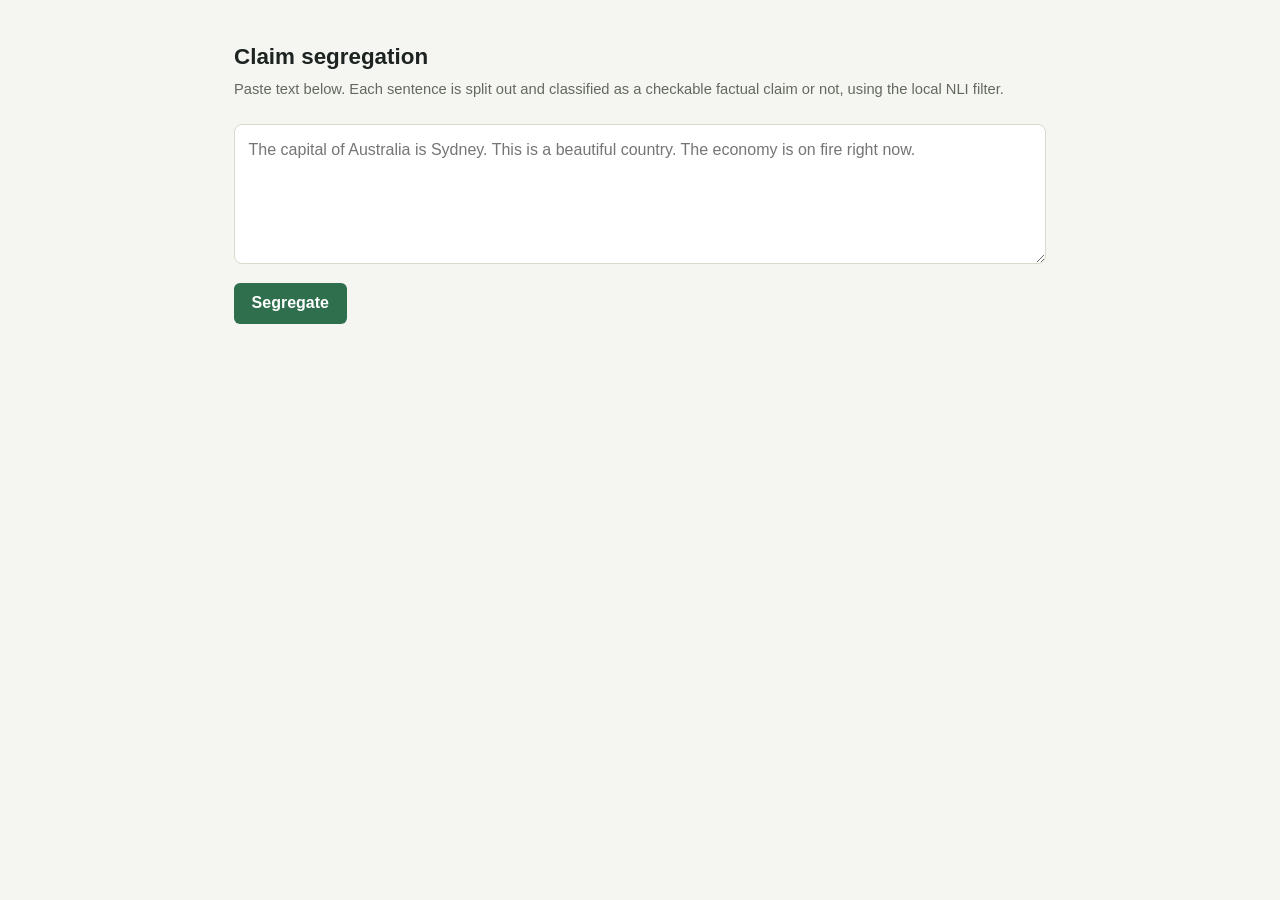
<file: prototype/ui/index.html>
<!doctype html>
<html lang="en">
<head>
<meta charset="utf-8" />
<title>Claim Segregation</title>
<meta name="viewport" content="width=device-width, initial-scale=1" />
<style>
  :root {
    color-scheme: light dark;
    --bg: #f5f6f2;
    --panel: #ffffff;
    --ink: #1c2321;
    --muted: #63695f;
    --line: #d7dacd;
    --claim-bg: #e2ece4;
    --claim-border: #2f6f4e;
    --claim-ink: #1f5238;
    --skip-bg: #eceae2;
    --skip-border: #9a9a8f;
    --skip-ink: #63695f;
  }

  @media (prefers-color-scheme: dark) {
    :root {
      --bg: #14161a;
      --panel: #1c1f22;
      --ink: #e7e8e2;
      --muted: #9aa093;
      --line: #33372f;
      --claim-bg: #1f2f27;
      --claim-border: #4c9573;
      --claim-ink: #7ecba1;
      --skip-bg: #24261f;
      --skip-border: #55584c;
      --skip-ink: #9aa093;
    }
  }

  * { box-sizing: border-box; }

  body {
    margin: 0;
    background: var(--bg);
    color: var(--ink);
    font-family: -apple-system, "Segoe UI", Arial, sans-serif;
    line-height: 1.5;
  }

  .shell {
    max-width: 860px;
    margin: 0 auto;
    padding: 2.5rem 1.5rem 4rem;
  }

  h1 {
    font-size: 1.4rem;
    margin: 0 0 0.25rem;
  }

  .subtitle {
    color: var(--muted);
    margin: 0 0 1.5rem;
    font-size: 0.92rem;
  }

  textarea {
    width: 100%;
    min-height: 140px;
    padding: 0.85rem;
    border: 1px solid var(--line);
    border-radius: 8px;
    background: var(--panel);
    color: var(--ink);
    font: inherit;
    resize: vertical;
  }

  .actions {
    display: flex;
    align-items: center;
    gap: 0.75rem;
    margin-top: 0.75rem;
  }

  button {
    font: inherit;
    font-weight: 600;
    padding: 0.55rem 1.1rem;
    border-radius: 6px;
    border: none;
    background: var(--claim-border);
    color: #fff;
    cursor: pointer;
  }

  button:disabled {
    opacity: 0.6;
    cursor: default;
  }

  .status {
    color: var(--muted);
    font-size: 0.88rem;
  }

  .results {
    margin-top: 2rem;
    display: grid;
    gap: 1.75rem;
  }

  .col h2 {
    font-size: 0.78rem;
    text-transform: uppercase;
    letter-spacing: 0.06em;
    color: var(--muted);
    margin: 0 0 0.6rem;
  }

  .sentence {
    border-radius: 8px;
    border: 1px solid;
    padding: 0.65rem 0.9rem;
    margin-bottom: 0.5rem;
  }

  .sentence-row {
    display: flex;
    justify-content: space-between;
    align-items: baseline;
    gap: 1rem;
  }

  .sentence.claim {
    background: var(--claim-bg);
    border-color: var(--claim-border);
    color: var(--claim-ink);
  }

  .sentence.skip {
    background: var(--skip-bg);
    border-color: var(--skip-border);
    color: var(--skip-ink);
  }

  .sentence .score {
    font-variant-numeric: tabular-nums;
    font-size: 0.78rem;
    white-space: nowrap;
    opacity: 0.85;
  }

  .verify-btn {
    margin-top: 0.55rem;
    background: transparent;
    border: 1px solid var(--claim-border);
    color: var(--claim-ink);
    font-size: 0.78rem;
    font-weight: 600;
    padding: 0.3rem 0.7rem;
    border-radius: 5px;
  }

  .verify-btn:hover { background: var(--claim-border); color: #fff; }

  .verdict {
    margin-top: 0.65rem;
    padding: 0.6rem 0.75rem;
    border-radius: 6px;
    font-size: 0.85rem;
    border-left: 3px solid;
  }

  .verdict-label {
    font-weight: 700;
    text-transform: uppercase;
    font-size: 0.72rem;
    letter-spacing: 0.04em;
    display: block;
    margin-bottom: 0.25rem;
  }

  .verdict.supported { background: #dff2e4; border-color: #2f6f4e; color: #1f5238; }
  .verdict.contradicted { background: #f7dede; border-color: #a13d3d; color: #7a2626; }
  .verdict.insufficient_evidence { background: #f1efe5; border-color: #9a8b4f; color: #6b5f30; }

  @media (prefers-color-scheme: dark) {
    .verdict.supported { background: #1f2f27; color: #7ecba1; }
    .verdict.contradicted { background: #331f1f; color: #e08a8a; }
    .verdict.insufficient_evidence { background: #2a2717; color: #d8c98a; }
  }

  .verdict .sources {
    display: block;
    margin-top: 0.3rem;
    font-size: 0.78rem;
    opacity: 0.85;
  }

  .empty {
    color: var(--muted);
    font-size: 0.9rem;
    font-style: italic;
  }

  .details-toggle {
    margin-top: 0.5rem;
    background: transparent;
    border: none;
    color: var(--muted);
    font-size: 0.76rem;
    font-weight: 600;
    padding: 0;
    text-decoration: underline;
    cursor: pointer;
  }

  .details {
    margin-top: 0.5rem;
    padding: 0.6rem 0.75rem;
    border-radius: 6px;
    background: var(--bg);
    border: 1px solid var(--line);
    font-size: 0.78rem;
  }

  .details h4 {
    margin: 0.6rem 0 0.3rem;
    font-size: 0.72rem;
    text-transform: uppercase;
    letter-spacing: 0.04em;
    color: var(--muted);
  }

  .details h4:first-child { margin-top: 0; }

  .details table {
    width: 100%;
    border-collapse: collapse;
  }

  .details td, .details th {
    text-align: left;
    padding: 0.2rem 0.4rem 0.2rem 0;
    font-variant-numeric: tabular-nums;
    vertical-align: top;
  }

  .details .tag {
    display: inline-block;
    background: var(--panel);
    border: 1px solid var(--line);
    border-radius: 4px;
    padding: 0.1rem 0.4rem;
    margin: 0.1rem 0.25rem 0.1rem 0;
  }

  .details .miss { opacity: 0.55; text-decoration: line-through; }
</style>
</head>
<body>
  <div class="shell">
    <h1>Claim segregation</h1>
    <p class="subtitle">
      Paste text below. Each sentence is split out and classified as a
      checkable factual claim or not, using the local NLI filter.
    </p>

    <textarea id="input" placeholder="The capital of Australia is Sydney. This is a beautiful country. The economy is on fire right now."></textarea>
    <div class="actions">
      <button id="run">Segregate</button>
      <span class="status" id="status"></span>
    </div>

    <div class="results" id="results"></div>
  </div>

  <script>
    const input = document.getElementById("input");
    const runBtn = document.getElementById("run");
    const statusEl = document.getElementById("status");
    const resultsEl = document.getElementById("results");

    function renderVerdict(container, result) {
      if (result.error) {
        container.textContent = "Failed: " + result.error;
        container.className = "status";
        return;
      }
      const box = document.createElement("div");
      box.className = "verdict " + result.verdict;
      const label = document.createElement("span");
      label.className = "verdict-label";
      label.textContent = `${result.verdict.replace("_", " ")} (confidence ${result.confidence})`;
      const explanation = document.createElement("span");
      explanation.textContent = result.explanation;
      box.append(label, explanation);
      if (result.matched_sources && result.matched_sources.length) {
        const sources = document.createElement("span");
        sources.className = "sources";
        sources.textContent = "Source: " + result.matched_sources.join(", ");
        box.appendChild(sources);
      }

      const wrap = document.createElement("div");
      wrap.append(box);

      if (result.debug) {
        const toggle = document.createElement("button");
        toggle.className = "details-toggle";
        toggle.textContent = "Show what happened behind the scenes ▾";
        const panel = document.createElement("div");
        panel.className = "details";
        panel.style.display = "none";
        panel.appendChild(renderDebug(result.debug));
        toggle.addEventListener("click", () => {
          const showing = panel.style.display !== "none";
          panel.style.display = showing ? "none" : "block";
          toggle.textContent = showing
            ? "Show what happened behind the scenes ▾"
            : "Hide details ▴";
        });
        wrap.append(toggle, panel);
      }

      container.replaceChildren(wrap);
    }

    function renderDebug(debug) {
      const frag = document.createDocumentFragment();

      if (debug.concepts && debug.concepts.length) {
        const h = document.createElement("h4");
        h.textContent = "Concepts extracted from claim";
        const p = document.createElement("p");
        p.style.margin = "0";
        debug.concepts.forEach((c) => {
          const tag = document.createElement("span");
          tag.className = "tag";
          tag.textContent = c;
          p.appendChild(tag);
        });
        frag.append(h, p);
      }

      if (debug.queries_tried && debug.queries_tried.length) {
        const h = document.createElement("h4");
        h.textContent = "Searches tried, per source";
        const table = document.createElement("table");
        debug.queries_tried.forEach((q) => {
          const row = document.createElement("tr");
          const used = debug.query_used && q.query === debug.query_used[q.source];
          const srcCell = document.createElement("td");
          srcCell.textContent = q.source;
          const qCell = document.createElement("td");
          qCell.textContent = (used ? "✓ " : "  ") + q.query;
          if (!used && q.hits === 0) qCell.className = "miss";
          const hitsCell = document.createElement("td");
          hitsCell.textContent = `${q.hits} hit(s)`;
          row.append(srcCell, qCell, hitsCell);
          table.appendChild(row);
        });
        frag.append(h, table);
      }

      if (debug.sources_checked && debug.sources_checked.length) {
        const h = document.createElement("h4");
        h.textContent = "Sources compared, with NLI scores";
        const table = document.createElement("table");
        const header = document.createElement("tr");
        ["Source", "entailment", "contradiction", "neutral"].forEach((t) => {
          const th = document.createElement("th");
          th.textContent = t;
          header.appendChild(th);
        });
        table.appendChild(header);
        debug.sources_checked.forEach((s) => {
          const row = document.createElement("tr");
          const nameCell = document.createElement("td");
          const label = s.origin ? `${s.title} (${s.origin})` : s.title;
          if (s.url) {
            const a = document.createElement("a");
            a.href = s.url;
            a.target = "_blank";
            a.rel = "noopener";
            a.textContent = label;
            nameCell.appendChild(a);
          } else {
            nameCell.textContent = label;
          }
          row.appendChild(nameCell);
          [s.entailment, s.contradiction, s.neutral].forEach((v) => {
            const td = document.createElement("td");
            td.textContent = v.toFixed(2);
            row.appendChild(td);
          });
          table.appendChild(row);
        });
        frag.append(h, table);
      }

      if (debug.distinctive_check) {
        const dc = debug.distinctive_check;
        const h = document.createElement("h4");
        h.textContent = "Does the evidence address the claim's specifics?";
        const p = document.createElement("p");
        p.style.margin = "0";
        const verdict = dc.passed ? "Yes" : "No";
        let detail = dc.reason || "";
        if (dc.claim_numbers) detail = `claim number(s) ${dc.claim_numbers.join(", ")} not found in evidence`;
        if (dc.distinctive_terms) {
          detail = `checked for: ${dc.distinctive_terms.join(", ")} (from concepts beyond "${dc.anchor_concept}")`;
        }
        p.textContent = `${verdict} — ${detail}`;
        frag.append(h, p);
      }

      return frag;
    }

    async function verifyClaim(sentence, resultEl, btn) {
      btn.disabled = true;
      btn.textContent = "Verifying…";
      resultEl.textContent = "Retrieving evidence and comparing…";
      resultEl.className = "status";
      try {
        const res = await fetch("/api/verify", {
          method: "POST",
          headers: { "Content-Type": "application/json" },
          body: JSON.stringify({ claim: sentence }),
        });
        const data = await res.json();
        if (!res.ok) throw new Error(data.error || `Server error (${res.status})`);
        renderVerdict(resultEl, data);
      } catch (err) {
        resultEl.textContent = "Failed: " + err.message;
        resultEl.className = "status";
      } finally {
        btn.disabled = false;
        btn.textContent = "Verify";
      }
    }

    function renderSentence(entry, kind) {
      const div = document.createElement("div");
      div.className = "sentence " + kind;
      const row = document.createElement("div");
      row.className = "sentence-row";
      const text = document.createElement("span");
      text.textContent = entry.sentence;
      const score = document.createElement("span");
      score.className = "score";
      score.textContent = `fact ${entry.scores.fact.toFixed(2)} · opinion ${entry.scores.opinion.toFixed(2)}`;
      row.append(text, score);
      div.appendChild(row);

      if (kind === "claim") {
        const btn = document.createElement("button");
        btn.className = "verify-btn";
        btn.textContent = "Verify";
        const resultEl = document.createElement("div");
        btn.addEventListener("click", () => verifyClaim(entry.sentence, resultEl, btn));
        div.append(btn, resultEl);
      }
      return div;
    }

    function renderColumn(title, entries, kind) {
      const col = document.createElement("div");
      col.className = "col";
      const h2 = document.createElement("h2");
      h2.textContent = `${title} (${entries.length})`;
      col.appendChild(h2);
      if (entries.length === 0) {
        const empty = document.createElement("p");
        empty.className = "empty";
        empty.textContent = "None.";
        col.appendChild(empty);
      } else {
        entries.forEach((e) => col.appendChild(renderSentence(e, kind)));
      }
      return col;
    }

    async function run() {
      const text = input.value;
      if (!text.trim()) return;
      runBtn.disabled = true;
      statusEl.textContent = "Running local NLI classifier…";
      resultsEl.innerHTML = "";
      try {
        const res = await fetch("/api/segregate", {
          method: "POST",
          headers: { "Content-Type": "application/json" },
          body: JSON.stringify({ text }),
        });
        if (!res.ok) throw new Error(`Server error (${res.status})`);
        const data = await res.json();
        resultsEl.appendChild(renderColumn("Factual claims", data.claims, "claim"));
        resultsEl.appendChild(renderColumn("Not a claim", data.non_claims, "skip"));
        statusEl.textContent = "";
      } catch (err) {
        statusEl.textContent = "Failed: " + err.message;
      } finally {
        runBtn.disabled = false;
      }
    }

    runBtn.addEventListener("click", run);
    input.addEventListener("keydown", (e) => {
      if (e.key === "Enter" && (e.metaKey || e.ctrlKey)) run();
    });
  </script>
</body>
</html>
</file>
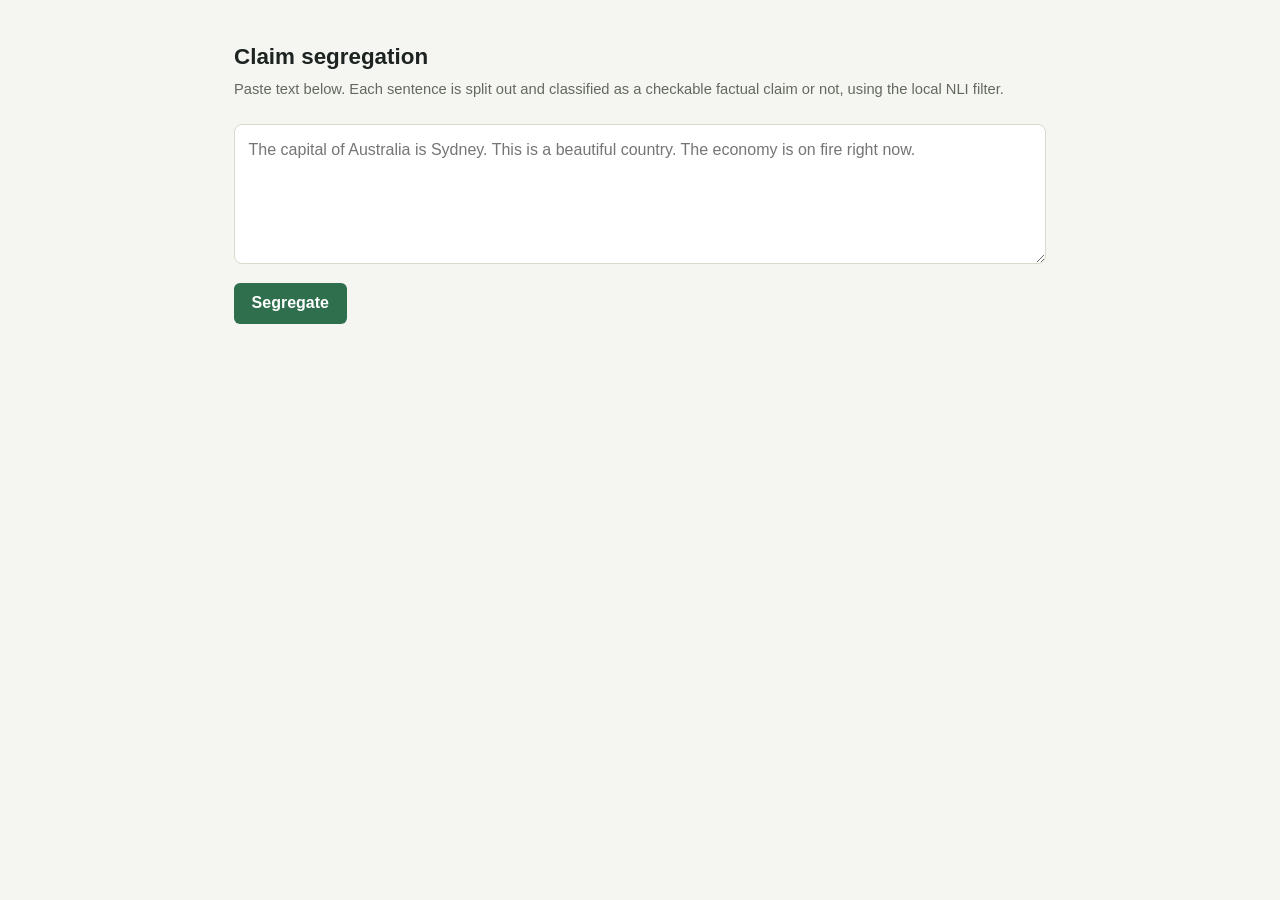
<file: src/page/index.html>
<!doctype html>
<html lang="en">
<head>
<meta charset="utf-8" />
<title>Claim Segregation</title>
<meta name="viewport" content="width=device-width, initial-scale=1" />
<style>
  :root {
    color-scheme: light dark;
    --bg: #f5f6f2;
    --panel: #ffffff;
    --ink: #1c2321;
    --muted: #63695f;
    --line: #d7dacd;
    --claim-bg: #e2ece4;
    --claim-border: #2f6f4e;
    --claim-ink: #1f5238;
    --skip-bg: #eceae2;
    --skip-border: #9a9a8f;
    --skip-ink: #63695f;
  }

  @media (prefers-color-scheme: dark) {
    :root {
      --bg: #14161a;
      --panel: #1c1f22;
      --ink: #e7e8e2;
      --muted: #9aa093;
      --line: #33372f;
      --claim-bg: #1f2f27;
      --claim-border: #4c9573;
      --claim-ink: #7ecba1;
      --skip-bg: #24261f;
      --skip-border: #55584c;
      --skip-ink: #9aa093;
    }
  }

  * { box-sizing: border-box; }

  body {
    margin: 0;
    background: var(--bg);
    color: var(--ink);
    font-family: -apple-system, "Segoe UI", Arial, sans-serif;
    line-height: 1.5;
  }

  .shell {
    max-width: 860px;
    margin: 0 auto;
    padding: 2.5rem 1.5rem 4rem;
  }

  h1 {
    font-size: 1.4rem;
    margin: 0 0 0.25rem;
  }

  .subtitle {
    color: var(--muted);
    margin: 0 0 1.5rem;
    font-size: 0.92rem;
  }

  textarea {
    width: 100%;
    min-height: 140px;
    padding: 0.85rem;
    border: 1px solid var(--line);
    border-radius: 8px;
    background: var(--panel);
    color: var(--ink);
    font: inherit;
    resize: vertical;
  }

  .actions {
    display: flex;
    align-items: center;
    gap: 0.75rem;
    margin-top: 0.75rem;
  }

  button {
    font: inherit;
    font-weight: 600;
    padding: 0.55rem 1.1rem;
    border-radius: 6px;
    border: none;
    background: var(--claim-border);
    color: #fff;
    cursor: pointer;
  }

  button:disabled {
    opacity: 0.6;
    cursor: default;
  }

  .status {
    color: var(--muted);
    font-size: 0.88rem;
  }

  .results {
    margin-top: 2rem;
    display: grid;
    gap: 1.75rem;
  }

  .col h2 {
    font-size: 0.78rem;
    text-transform: uppercase;
    letter-spacing: 0.06em;
    color: var(--muted);
    margin: 0 0 0.6rem;
  }

  .sentence {
    border-radius: 8px;
    border: 1px solid;
    padding: 0.65rem 0.9rem;
    margin-bottom: 0.5rem;
  }

  .sentence-row {
    display: flex;
    justify-content: space-between;
    align-items: baseline;
    gap: 1rem;
  }

  .sentence.claim {
    background: var(--claim-bg);
    border-color: var(--claim-border);
    color: var(--claim-ink);
  }

  .sentence.skip {
    background: var(--skip-bg);
    border-color: var(--skip-border);
    color: var(--skip-ink);
  }

  .sentence .score {
    font-variant-numeric: tabular-nums;
    font-size: 0.78rem;
    white-space: nowrap;
    opacity: 0.85;
  }

  .verify-btn {
    margin-top: 0.55rem;
    background: transparent;
    border: 1px solid var(--claim-border);
    color: var(--claim-ink);
    font-size: 0.78rem;
    font-weight: 600;
    padding: 0.3rem 0.7rem;
    border-radius: 5px;
  }

  .verify-btn:hover { background: var(--claim-border); color: #fff; }

  .verdict {
    margin-top: 0.65rem;
    padding: 0.6rem 0.75rem;
    border-radius: 6px;
    font-size: 0.85rem;
    border-left: 3px solid;
  }

  .verdict-label {
    font-weight: 700;
    text-transform: uppercase;
    font-size: 0.72rem;
    letter-spacing: 0.04em;
    display: block;
    margin-bottom: 0.25rem;
  }

  .verdict.supported { background: #dff2e4; border-color: #2f6f4e; color: #1f5238; }
  .verdict.misrepresented { background: #f7dede; border-color: #a13d3d; color: #7a2626; }
  .verdict.unsupported { background: #f1efe5; border-color: #9a8b4f; color: #6b5f30; }

  @media (prefers-color-scheme: dark) {
    .verdict.supported { background: #1f2f27; color: #7ecba1; }
    .verdict.misrepresented { background: #331f1f; color: #e08a8a; }
    .verdict.unsupported { background: #2a2717; color: #d8c98a; }
  }

  .verdict .sources {
    display: block;
    margin-top: 0.3rem;
    font-size: 0.78rem;
    opacity: 0.85;
  }

  .empty {
    color: var(--muted);
    font-size: 0.9rem;
    font-style: italic;
  }

  .details-toggle {
    margin-top: 0.5rem;
    background: transparent;
    border: none;
    color: var(--muted);
    font-size: 0.76rem;
    font-weight: 600;
    padding: 0;
    text-decoration: underline;
    cursor: pointer;
  }

  .details {
    margin-top: 0.5rem;
    padding: 0.6rem 0.75rem;
    border-radius: 6px;
    background: var(--bg);
    border: 1px solid var(--line);
    font-size: 0.78rem;
  }

  .details h4 {
    margin: 0.6rem 0 0.3rem;
    font-size: 0.72rem;
    text-transform: uppercase;
    letter-spacing: 0.04em;
    color: var(--muted);
  }

  .details h4:first-child { margin-top: 0; }

  .details table {
    width: 100%;
    border-collapse: collapse;
  }

  .details td, .details th {
    text-align: left;
    padding: 0.2rem 0.4rem 0.2rem 0;
    font-variant-numeric: tabular-nums;
    vertical-align: top;
  }

  .details .tag {
    display: inline-block;
    background: var(--panel);
    border: 1px solid var(--line);
    border-radius: 4px;
    padding: 0.1rem 0.4rem;
    margin: 0.1rem 0.25rem 0.1rem 0;
  }

  .details .miss { opacity: 0.55; text-decoration: line-through; }
</style>
</head>
<body>
  <div class="shell">
    <h1>Claim segregation</h1>
    <p class="subtitle">
      Paste text below. Each sentence is split out and classified as a
      checkable factual claim or not, using the local NLI filter.
    </p>

    <textarea id="input" placeholder="The capital of Australia is Sydney. This is a beautiful country. The economy is on fire right now."></textarea>
    <div class="actions">
      <button id="run">Segregate</button>
      <span class="status" id="status"></span>
    </div>

    <div class="results" id="results"></div>
  </div>

  <script>
    const input = document.getElementById("input");
    const runBtn = document.getElementById("run");
    const statusEl = document.getElementById("status");
    const resultsEl = document.getElementById("results");

    function renderVerdict(container, result) {
      if (result.error) {
        container.textContent = "Failed: " + result.error;
        container.className = "status";
        return;
      }
      const box = document.createElement("div");
      box.className = "verdict " + result.verdict;
      const label = document.createElement("span");
      label.className = "verdict-label";
      label.textContent = `${result.verdict.replace("_", " ")} (confidence ${result.confidence})`;
      const explanation = document.createElement("span");
      explanation.textContent = result.explanation;
      box.append(label, explanation);
      if (result.sources && result.sources.length) {
        const sources = document.createElement("span");
        sources.className = "sources";
        sources.append("Source: ");
        result.sources.forEach((s, i) => {
          if (i > 0) sources.append(", ");
          if (s.url) {
            const a = document.createElement("a");
            a.href = s.url;
            a.target = "_blank";
            a.rel = "noopener";
            a.textContent = s.title;
            sources.appendChild(a);
          } else {
            sources.append(s.title);
          }
        });
        box.appendChild(sources);
      } else if (result.matched_sources && result.matched_sources.length) {
        // Older callers/fixtures without the richer `sources` field yet.
        const sources = document.createElement("span");
        sources.className = "sources";
        sources.textContent = "Source: " + result.matched_sources.join(", ");
        box.appendChild(sources);
      }

      const wrap = document.createElement("div");
      wrap.append(box);

      if (result.debug) {
        const toggle = document.createElement("button");
        toggle.className = "details-toggle";
        toggle.textContent = "Show what happened behind the scenes ▾";
        const panel = document.createElement("div");
        panel.className = "details";
        panel.style.display = "none";
        panel.appendChild(renderDebug(result.debug));
        toggle.addEventListener("click", () => {
          const showing = panel.style.display !== "none";
          panel.style.display = showing ? "none" : "block";
          toggle.textContent = showing
            ? "Show what happened behind the scenes ▾"
            : "Hide details ▴";
        });
        wrap.append(toggle, panel);
      }

      container.replaceChildren(wrap);
    }

    function renderDebug(debug) {
      const frag = document.createDocumentFragment();

      if (debug.concepts && debug.concepts.length) {
        const h = document.createElement("h4");
        h.textContent = "Concepts extracted from claim";
        const p = document.createElement("p");
        p.style.margin = "0";
        debug.concepts.forEach((c) => {
          const tag = document.createElement("span");
          tag.className = "tag";
          tag.textContent = c;
          p.appendChild(tag);
        });
        frag.append(h, p);
      }

      if (debug.queries_tried && debug.queries_tried.length) {
        const h = document.createElement("h4");
        h.textContent = "Searches tried, per source";
        const table = document.createElement("table");
        debug.queries_tried.forEach((q) => {
          const row = document.createElement("tr");
          // query_used[source] is a list now, not a single string — a claim's
          // evidence can come from more than one contributing query since
          // retrieval merges results across queries instead of stopping at
          // the first one that returns anything (issue #20).
          const used = debug.query_used?.[q.source]?.includes(q.query);
          const srcCell = document.createElement("td");
          srcCell.textContent = q.source;
          const qCell = document.createElement("td");
          qCell.textContent = (used ? "✓ " : "  ") + q.query;
          if (!used && q.hits === 0) qCell.className = "miss";
          const hitsCell = document.createElement("td");
          hitsCell.textContent = `${q.hits} hit(s)`;
          row.append(srcCell, qCell, hitsCell);
          table.appendChild(row);
        });
        frag.append(h, table);
      }

      if (debug.sources_checked && debug.sources_checked.length) {
        const h = document.createElement("h4");
        h.textContent = "Sources compared, with NLI scores";
        const table = document.createElement("table");
        const header = document.createElement("tr");
        ["Source", "entailment", "contradiction", "neutral"].forEach((t) => {
          const th = document.createElement("th");
          th.textContent = t;
          header.appendChild(th);
        });
        table.appendChild(header);
        debug.sources_checked.forEach((s) => {
          const row = document.createElement("tr");
          const nameCell = document.createElement("td");
          const label = s.origin ? `${s.title} (${s.origin})` : s.title;
          if (s.url) {
            const a = document.createElement("a");
            a.href = s.url;
            a.target = "_blank";
            a.rel = "noopener";
            a.textContent = label;
            nameCell.appendChild(a);
          } else {
            nameCell.textContent = label;
          }
          row.appendChild(nameCell);
          [s.entailment, s.contradiction, s.neutral].forEach((v) => {
            const td = document.createElement("td");
            td.textContent = v.toFixed(2);
            row.appendChild(td);
          });
          table.appendChild(row);
        });
        frag.append(h, table);
      }

      if (debug.distinctive_check) {
        const dc = debug.distinctive_check;
        const h = document.createElement("h4");
        h.textContent = "Does the evidence address the claim's specifics?";
        const p = document.createElement("p");
        p.style.margin = "0";
        const verdict = dc.passed ? "Yes" : "No";
        let detail = dc.reason || "";
        if (dc.claim_numbers) detail = `claim number(s) ${dc.claim_numbers.join(", ")} not found in evidence`;
        if (dc.distinctive_terms) {
          detail = `checked for: ${dc.distinctive_terms.join(", ")} (from concepts beyond "${dc.anchor_concept}")`;
        }
        p.textContent = `${verdict} — ${detail}`;
        frag.append(h, p);
      }

      return frag;
    }

    async function verifyClaim(sentence, resultEl, btn) {
      btn.disabled = true;
      btn.textContent = "Verifying…";
      resultEl.textContent = "Retrieving evidence and comparing…";
      resultEl.className = "status";
      try {
        const res = await fetch("/api/verify", {
          method: "POST",
          headers: { "Content-Type": "application/json" },
          body: JSON.stringify({ claim: sentence }),
        });
        const data = await res.json();
        if (!res.ok) throw new Error(data.error || `Server error (${res.status})`);
        renderVerdict(resultEl, data);
      } catch (err) {
        resultEl.textContent = "Failed: " + err.message;
        resultEl.className = "status";
      } finally {
        btn.disabled = false;
        btn.textContent = "Verify";
      }
    }

    function renderSentence(entry, kind) {
      const div = document.createElement("div");
      div.className = "sentence " + kind;
      const row = document.createElement("div");
      row.className = "sentence-row";
      const text = document.createElement("span");
      text.textContent = entry.sentence;
      const score = document.createElement("span");
      score.className = "score";
      score.textContent = `fact ${entry.scores.fact.toFixed(2)} · opinion ${entry.scores.opinion.toFixed(2)}`;
      row.append(text, score);
      div.appendChild(row);

      if (kind === "claim") {
        const btn = document.createElement("button");
        btn.className = "verify-btn";
        btn.textContent = "Verify";
        const resultEl = document.createElement("div");
        btn.addEventListener("click", () => verifyClaim(entry.sentence, resultEl, btn));
        div.append(btn, resultEl);
      }
      return div;
    }

    function renderColumn(title, entries, kind) {
      const col = document.createElement("div");
      col.className = "col";
      const h2 = document.createElement("h2");
      h2.textContent = `${title} (${entries.length})`;
      col.appendChild(h2);
      if (entries.length === 0) {
        const empty = document.createElement("p");
        empty.className = "empty";
        empty.textContent = "None.";
        col.appendChild(empty);
      } else {
        entries.forEach((e) => col.appendChild(renderSentence(e, kind)));
      }
      return col;
    }

    async function run() {
      const text = input.value;
      if (!text.trim()) return;
      runBtn.disabled = true;
      statusEl.textContent = "Running local NLI classifier…";
      resultsEl.innerHTML = "";
      try {
        const res = await fetch("/api/segregate", {
          method: "POST",
          headers: { "Content-Type": "application/json" },
          body: JSON.stringify({ text }),
        });
        if (!res.ok) throw new Error(`Server error (${res.status})`);
        const data = await res.json();
        resultsEl.appendChild(renderColumn("Factual claims", data.claims, "claim"));
        resultsEl.appendChild(renderColumn("Not a claim", data.non_claims, "skip"));
        statusEl.textContent = "";
      } catch (err) {
        statusEl.textContent = "Failed: " + err.message;
      } finally {
        runBtn.disabled = false;
      }
    }

    runBtn.addEventListener("click", run);
    input.addEventListener("keydown", (e) => {
      if (e.key === "Enter" && (e.metaKey || e.ctrlKey)) run();
    });
  </script>
</body>
</html>
</file>
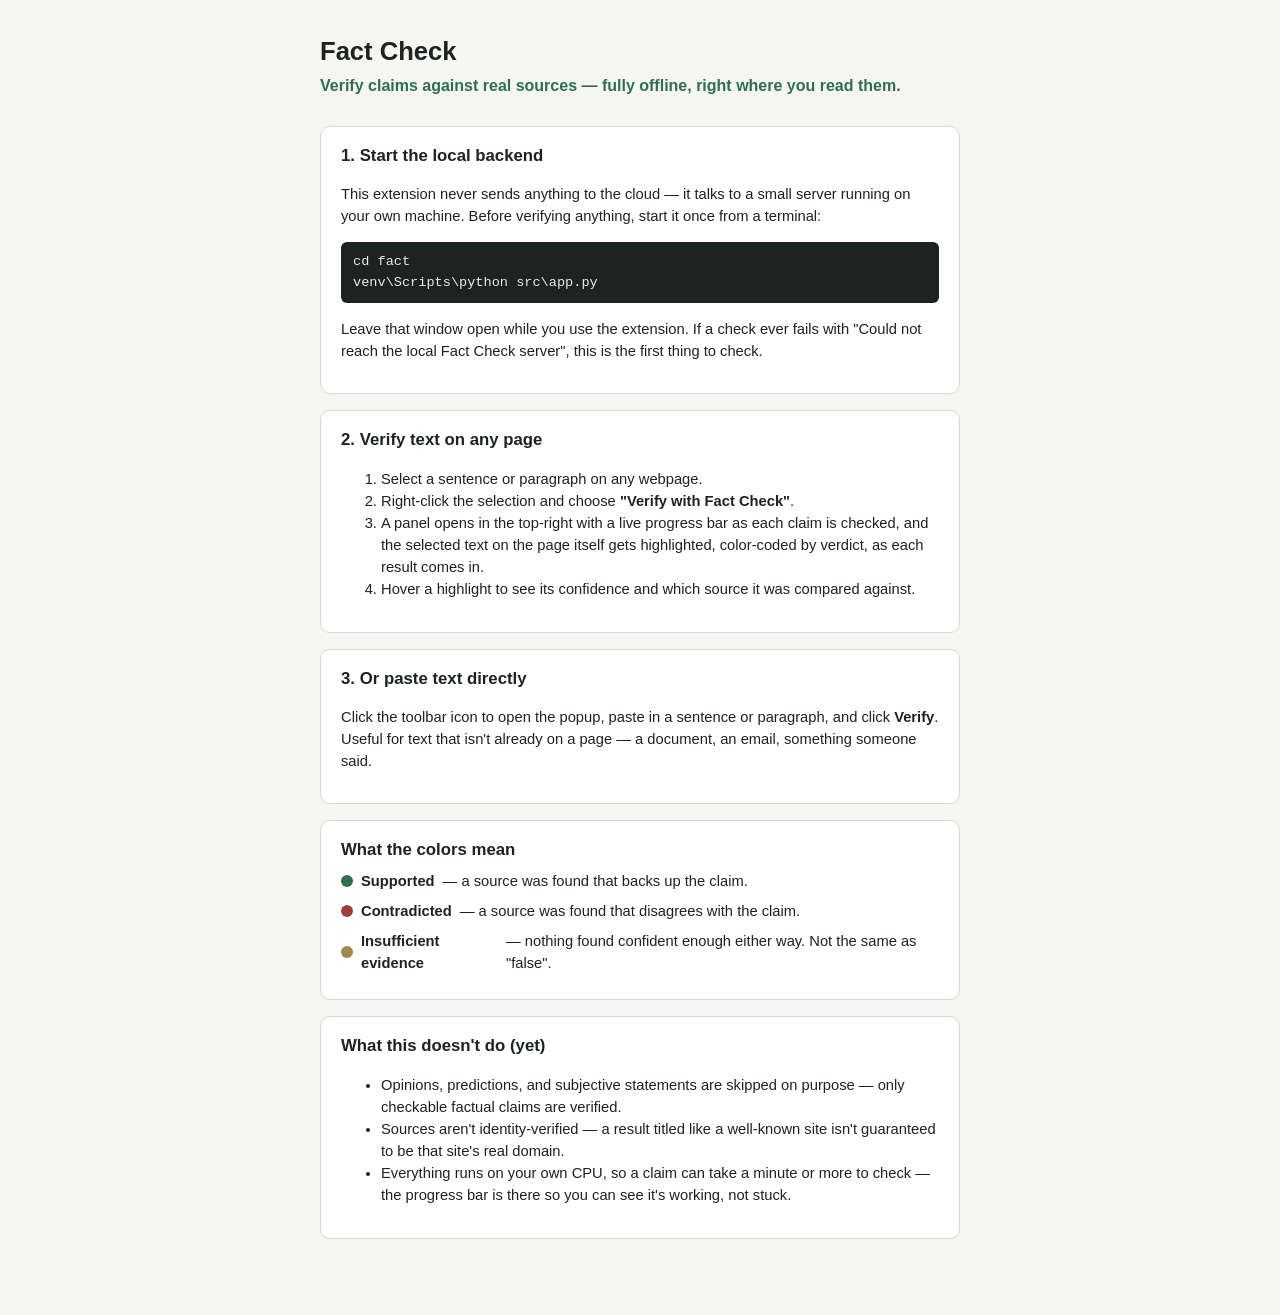
<file: extension/onboarding.html>
<!doctype html>
<html>
<head>
<meta charset="utf-8" />
<title>How to use Fact Check</title>
<link rel="stylesheet" href="onboarding.css" />
</head>
<body>
  <header>
    <h1>Fact Check</h1>
  </header>
  <p class="tagline">Verify claims against real sources — fully offline, right where you read them.</p>

  <section>
    <h2>1. Start the local backend</h2>
    <p>
      This extension never sends anything to the cloud — it talks to a small
      server running on your own machine. Before verifying anything, start it
      once from a terminal:
    </p>
    <pre>cd fact
venv\Scripts\python src\app.py</pre>
    <p>Leave that window open while you use the extension. If a check ever
      fails with "Could not reach the local Fact Check server", this is the
      first thing to check.</p>
  </section>

  <section>
    <h2>2. Verify text on any page</h2>
    <ol>
      <li>Select a sentence or paragraph on any webpage.</li>
      <li>Right-click the selection and choose <strong>"Verify with Fact Check"</strong>.</li>
      <li>A panel opens in the top-right with a live progress bar as each
        claim is checked, and the selected text on the page itself gets
        highlighted, color-coded by verdict, as each result comes in.</li>
      <li>Hover a highlight to see its confidence and which source it was
        compared against.</li>
    </ol>
  </section>

  <section>
    <h2>3. Or paste text directly</h2>
    <p>
      Click the toolbar icon to open the popup, paste in a sentence or
      paragraph, and click <strong>Verify</strong>. Useful for text that
      isn't already on a page — a document, an email, something someone said.
    </p>
  </section>

  <section>
    <h2>What the colors mean</h2>
    <ul class="legend">
      <li><span class="dot supported"></span> <strong>Supported</strong> — a source was found that backs up the claim.</li>
      <li><span class="dot contradicted"></span> <strong>Contradicted</strong> — a source was found that disagrees with the claim.</li>
      <li><span class="dot insufficient_evidence"></span> <strong>Insufficient evidence</strong> — nothing found confident enough either way. Not the same as "false".</li>
    </ul>
  </section>

  <section>
    <h2>What this doesn't do (yet)</h2>
    <ul>
      <li>Opinions, predictions, and subjective statements are skipped on
        purpose — only checkable factual claims are verified.</li>
      <li>Sources aren't identity-verified — a result titled like a
        well-known site isn't guaranteed to be that site's real domain.</li>
      <li>Everything runs on your own CPU, so a claim can take a minute or
        more to check — the progress bar is there so you can see it's working,
        not stuck.</li>
    </ul>
  </section>
</body>
</html>
</file>
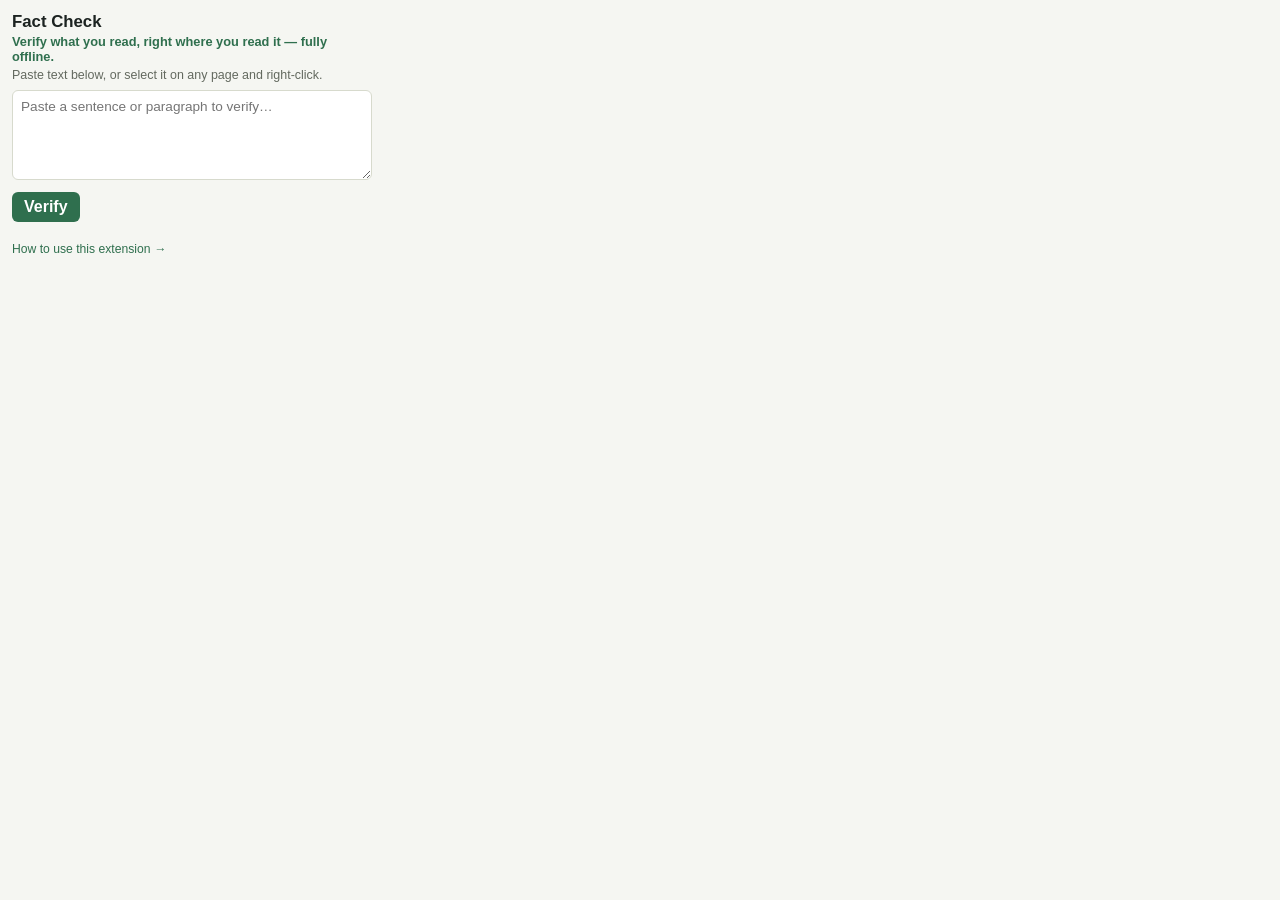
<file: extension/popup.html>
<!doctype html>
<html>
<head>
<meta charset="utf-8" />
<title>Fact Check</title>
<link rel="stylesheet" href="popup.css" />
</head>
<body>
  <h1>Fact Check</h1>
  <p class="tagline">Verify what you read, right where you read it — fully offline.</p>
  <p class="subtitle">Paste text below, or select it on any page and right-click.</p>
  <textarea id="input" placeholder="Paste a sentence or paragraph to verify…"></textarea>
  <div class="actions">
    <button id="run">Verify</button>
    <span class="status" id="status"></span>
  </div>
  <div class="progress" id="progress" hidden>
    <div class="progress-label" id="progressLabel"></div>
    <div class="progress-track"><div class="progress-fill" id="progressFill"></div></div>
  </div>
  <div id="results"></div>
  <a class="how-to-use" href="onboarding.html" target="_blank" rel="noopener">How to use this extension →</a>
  <script src="popup.js"></script>
</body>
</html>
</file>
<file: extension/onboarding.css>
body {
  max-width: 640px;
  margin: 0 auto;
  padding: 32px 24px 60px;
  font-family: -apple-system, "Segoe UI", Arial, sans-serif;
  color: #1c2321;
  background: #f5f6f2;
  line-height: 1.5;
}

header {
  display: flex;
  align-items: center;
  gap: 10px;
}

header h1 {
  font-size: 1.6rem;
  margin: 0;
}

.tagline {
  color: #2f6f4e;
  font-weight: 600;
  margin: 4px 0 28px;
}

section {
  background: #ffffff;
  border: 1px solid #d7dacd;
  border-radius: 10px;
  padding: 16px 20px;
  margin-bottom: 16px;
}

section h2 {
  font-size: 1.05rem;
  margin: 0 0 8px;
}

section p, section li {
  font-size: 0.92rem;
}

pre {
  background: #1c2321;
  color: #eceae2;
  padding: 10px 12px;
  border-radius: 6px;
  font-size: 0.85rem;
  overflow-x: auto;
}

.legend {
  list-style: none;
  padding: 0;
  margin: 0;
}

.legend li {
  display: flex;
  align-items: center;
  gap: 8px;
  margin-bottom: 8px;
}

.dot {
  width: 12px;
  height: 12px;
  border-radius: 50%;
  flex-shrink: 0;
}

.dot.supported { background: #2f6f4e; }
.dot.contradicted { background: #a13d3d; }
.dot.insufficient_evidence { background: #9a8b4f; }
</file>
<file: extension/popup.css>
body {
  width: 360px;
  margin: 0;
  padding: 12px;
  font-family: -apple-system, "Segoe UI", Arial, sans-serif;
  color: #1c2321;
  background: #f5f6f2;
}

h1 {
  font-size: 1.05rem;
  margin: 0 0 2px;
}

.tagline {
  color: #2f6f4e;
  font-size: 0.8rem;
  font-weight: 600;
  margin: 0 0 4px;
}

.subtitle {
  color: #63695f;
  font-size: 0.78rem;
  margin: 0 0 8px;
}

textarea {
  width: 100%;
  min-height: 90px;
  padding: 8px;
  border: 1px solid #d7dacd;
  border-radius: 6px;
  font: inherit;
  font-size: 0.85rem;
  resize: vertical;
  box-sizing: border-box;
}

.actions {
  display: flex;
  align-items: center;
  gap: 8px;
  margin-top: 8px;
}

button {
  font: inherit;
  font-weight: 600;
  padding: 6px 12px;
  border-radius: 6px;
  border: none;
  background: #2f6f4e;
  color: #fff;
  cursor: pointer;
}

button:disabled {
  opacity: 0.6;
  cursor: default;
}

.status {
  color: #63695f;
  font-size: 0.78rem;
}

.progress {
  margin-top: 8px;
}

.progress-label {
  font-size: 0.78rem;
  color: #63695f;
  margin-bottom: 4px;
}

.progress-track {
  height: 6px;
  border-radius: 3px;
  background: #eceae2;
  overflow: hidden;
}

.progress-fill {
  height: 100%;
  background: #2f6f4e;
  transition: width 0.2s ease;
}

#results {
  margin-top: 10px;
  max-height: 320px;
  overflow-y: auto;
}

.claim {
  margin-bottom: 8px;
  padding-bottom: 8px;
  border-bottom: 1px solid #eceae2;
}

.claim:last-child {
  border-bottom: none;
}

.claim-text {
  font-weight: 600;
  font-size: 0.82rem;
  margin-bottom: 4px;
}

.verdict {
  padding: 6px 8px;
  border-radius: 6px;
  border-left: 3px solid;
  font-size: 0.8rem;
}

.verdict-label {
  display: block;
  font-weight: 700;
  text-transform: uppercase;
  font-size: 0.68rem;
  letter-spacing: 0.03em;
  margin-bottom: 2px;
}

.verdict.supported { background: #dff2e4; border-color: #2f6f4e; color: #1f5238; }
.verdict.misrepresented { background: #f7dede; border-color: #a13d3d; color: #7a2626; }
.verdict.unsupported { background: #f1efe5; border-color: #9a8b4f; color: #6b5f30; }

.sources {
  display: block;
  margin-top: 3px;
  font-size: 0.7rem;
  opacity: 0.85;
}

.how-to-use {
  display: block;
  margin-top: 10px;
  font-size: 0.76rem;
  color: #2f6f4e;
  text-decoration: none;
}

.how-to-use:hover {
  text-decoration: underline;
}

.empty, .error-text {
  font-size: 0.82rem;
  color: #63695f;
  font-style: italic;
}

.error-text {
  color: #a13d3d;
}
</file>
